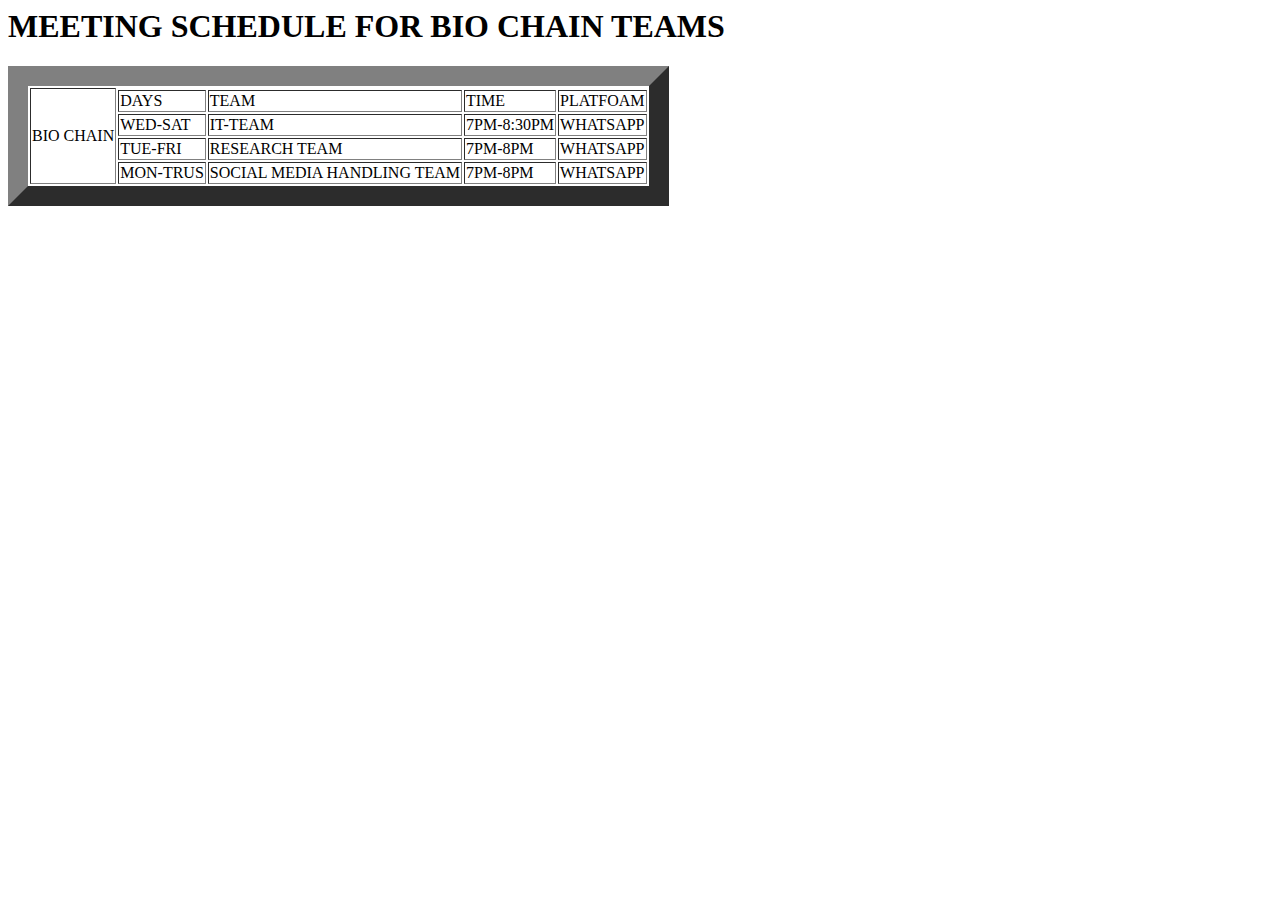
<file: 16-12-2025/ASSIGNMENT 6/index.html>
<html>
<head><tittle><h1>MEETING SCHEDULE FOR BIO CHAIN TEAMS</h1></tittle></head>
<body>
<table border="20px">
<tr>
<td rowspan="5">BIO CHAIN</td>
</tr>
<tr>
<td>DAYS</td> 
<td>TEAM</td>
<td>TIME</td>
<td>PLATFOAM</td>
</tr>
<tr>
<td>WED-SAT</td>
<td>IT-TEAM</td>
<td>7PM-8:30PM</td>
<td>WHATSAPP</td>
</tr>
<tr>
<td>TUE-FRI</td>
<td>RESEARCH TEAM</td>
<td>7PM-8PM</td>
<td>WHATSAPP</td>
</tr>
<tr>
<td>MON-TRUS</td>
<td>SOCIAL MEDIA HANDLING TEAM</td>
<td>7PM-8PM</td>
<td>WHATSAPP</td>
</tr>
</table>
</body>


</html>
</file>
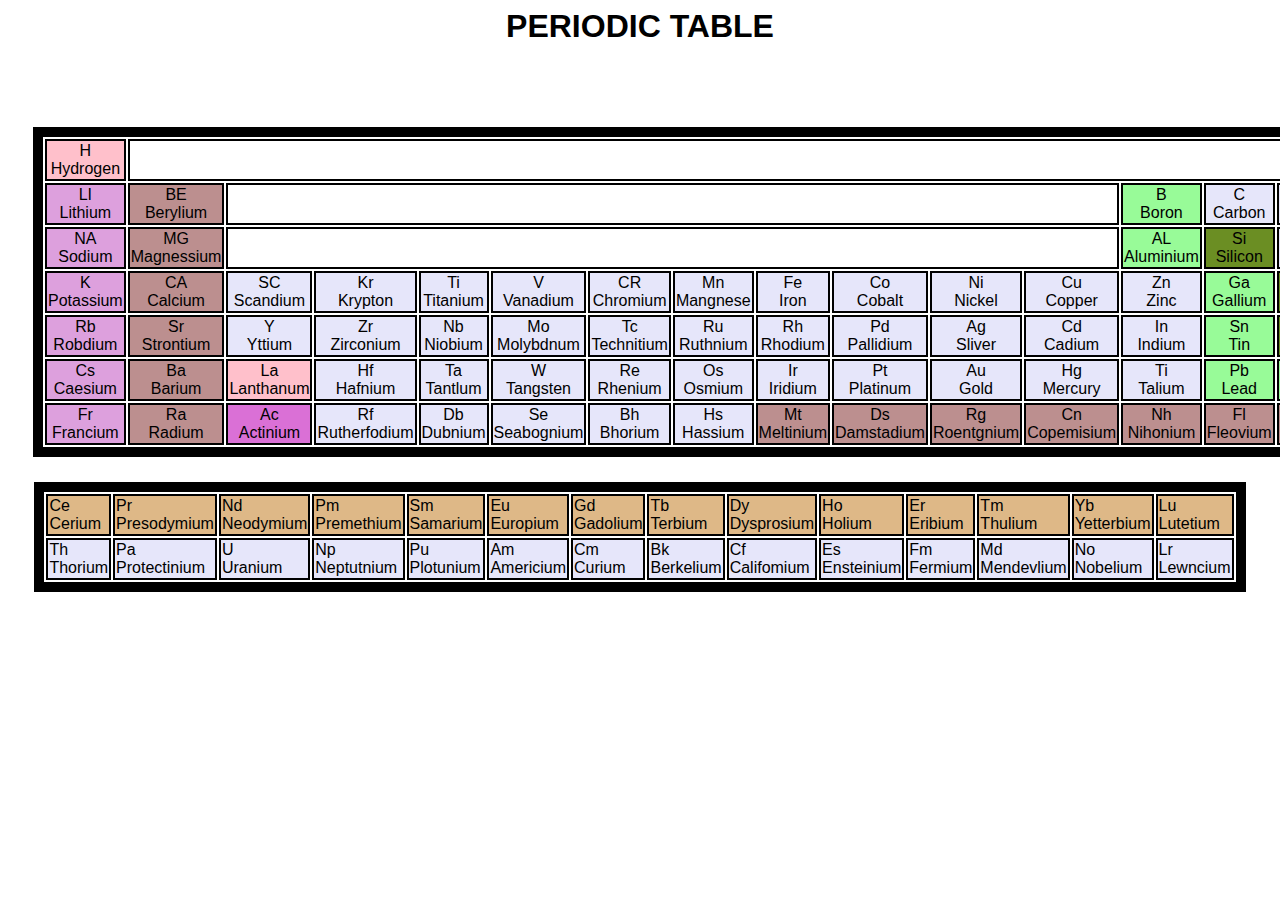
<file: CSS/1-1-2026/index.html>
<html>
<head>
<link rel="stylesheet" href="style.css">
<title>PERIODIC TABLE</title>
</head>
<body>
 <center><h1>PERIODIC TABLE</h1></center>
<center>
<table style="text-align: center;">
<tr>
<td style="background-color:pink;">
H <br />
Hydrogen
</td> <br />  
<td colspan="16">
</td>  
<td style="background-color: skyblue;">
HE <br />
Helium 
</td>  <br />
</tr>
<tr>
<td style="background-color: plum;">
LI <br />
Lithium <br />
</td>  
<td style="background-color:rosybrown;">
BE <br />
Berylium <br />
</td>  
<td colspan="10"></td>  
<td style="background-color:palegreen;">
B <br />
Boron <br />
</td>  
<td style="background-color:lavender;">
C <br />
Carbon <br />
</td>  
<td style="background-color:lavender;">
N <br />
Nitrogen <br />
</td>  
<td style="background-color:lavender;">
O <br />
Oxygen <br />
</td>  
<td style="background-color:lavender;">
F <br />
Fluorine <br />
</td>  
<td style="background-color:rosybrown;">
NE <br />
NEON  <br />
</td>
</tr>
<tr>
<td style="background-color: plum;">
NA <br />
Sodium <br />
</td>  
<td style="background-color: rosybrown;">
MG <br />
Magnessium <br />
</td>  
<td colspan="10"></td>  
<td style="background-color: palegreen;">
AL <br />
Aluminium <br />
</td>  
<td style="background-color: olivedrab;">
Si <br >
Silicon <br />
</td>  
<td style="background-color: lavender;">
P <br />
Phosphorus <br />
</td>  
<td style="background-color: lavender;">
S <br />
Sulphur <br />
</td>  
<td style="background-color: lavender;">
CL <br />
Clourine <br />
</td>  
<td style="background-color: rosybrown;">
AR <br />
Argon <br />
</td>
</tr>
<tr>
<td style="background-color: plum;">
K <br />
Potassium <br />
</td>  
<td style="background-color: rosybrown;">
CA <br />
Calcium <br />
</td>  
<td style="background-color: lavender;">
SC <br />
Scandium <br />
</td>  
<td style="background-color: lavender;">
Kr <br />
Krypton <br />
</td>

</td>  
<td style="background-color: lavender;">
Ti <br />
Titanium <br />
</td>  
<td style="background-color: lavender;">
V <br />
Vanadium <br />
</td>  
<td style="background-color: lavender;">
CR <br />
Chromium <br />
</td>  
<td style="background-color: lavender;">
Mn <br />
Mangnese <br />
</td>  
<td style="background-color: lavender;">
Fe <br />
Iron <br />
</td>  
<td style="background-color: lavender;">
Co <br />
Cobalt <br /> 
</td>  
<td style="background-color: lavender;">
Ni <br /> 
Nickel <br /> 
</td>  
<td style="background-color: lavender;">
Cu <br />
Copper <br />
</td>  
<td style="background-color: lavender;">
Zn <br />
Zinc <br />
</td>  
<td style="background-color: palegreen;">
Ga <br />
Gallium <br />
</td>  
<td style="background-color: olivedrab;">
Ge <br />
Gemenium <br />
</td>  
<td style="background-color: olivedrab;">
As <br />
Arsenic <br />
</td>  
<td style="background-color: skyblue;">
Se <br />
Seleinium <br />
</td>  
<td style="background-color:rosybrown ;">
Br <br />
Bronium <br />
</td>  
</tr>
<tr>
<td style="background-color: plum;">
Rb <br />
Robdium <br />
</td>  
<td style="background-color: rosybrown;">
Sr <br />
Strontium <br />
</td>  
<td style="background-color: lavender;">
Y <br />
Yttium <br />
</td>  
<td style="background-color: lavender;">
Zr <br />
Zirconium <br />
</td>  
<td style="background-color: lavender;">
Nb <br />
Niobium <br />
</td>  
<td style="background-color: lavender;">
Mo <br />
Molybdnum <br />
</td>  
<td style="background-color: lavender;">
Tc <br />
Technitium <br />
</td>  
<td style="background-color: lavender;">
Ru <br />
Ruthnium <br />
</td>  
<td style="background-color: lavender;">
Rh <br /> 
Rhodium <br />
</td>  
<td style="background-color: lavender;">
Pd <br />
Pallidium <br />
</td>  
<td style="background-color: lavender;">
Ag <br />
Sliver <br />
</td>  
<td style="background-color: lavender;">
Cd <br />
Cadium <br />
</td>  
<td style="background-color: lavender;">
In <br />
Indium <br />
</td>  
<td style="background-color: palegreen;">
Sn <br />
Tin <br />
</td>  
<td style="background-color: olivedrab;">
Sb <br />
Antimony <br />
</td>  
<td style="background-color: olivedrab;">
Te <br />
Tellium <br />
</td>  
<td style="background-color: skyblue;"> 
I <br />
Iodine <br /> 
</td>  
<td style="background-color: rosybrown;">
Xe <br />
Xenon <br />
</td>  
</tr>
<tr>
<td style="background-color: plum;">
Cs <br />
Caesium <br />
</td>  
<td style="background-color: rosybrown;">
Ba <br />
Barium <br />
</td>  
<td style="background-color: pink;">
La <br />
Lanthanum <br />
</td>  
<td style="background-color: lavender;">
Hf <br />
Hafnium <br />
</td>  
<td style="background-color: lavender;">
Ta <br />
Tantlum <br />
</td>  
<td style="background-color: lavender;">
W <br />
Tangsten <br />
</td>  
<td style="background-color: lavender;">
Re <br />
Rhenium <br />
</td>  
<td style="background-color: lavender;">
Os <br />
Osmium <br />
</td>  
<td style="background-color: lavender;">
Ir <br />
Iridium <br />
</td>  
<td style="background-color: lavender;">
Pt <br />
Platinum 
</td>  
<td style="background-color: lavender;">
Au <br />
Gold <br />
</td>  
<td style="background-color: lavender;">
Hg <br />
Mercury <br />
</td>  
<td style="background-color: lavender;">
Ti <br />
Talium <br />
</td>  
<td style="background-color: palegreen;">
Pb <br />
Lead <br />
</td>  
<td style="background-color: palegreen;">
Bi <br />
Bismuth <br />
</td>  
<td style="background-color: palegreen;">
Po <br />
Polonium <br />
</td>  
<td style="background-color: palegreen;">
At <br />
Astatine <br />
</td>  
<td style="background-color: rosybrown;">
Rn <br />
Randon <br />
</td>  
</tr>
<tr>
<td style="background-color: plum;">
Fr <br />
Francium <br />
</td>  
<td style="background-color: rosybrown;">
Ra <br />
Radium <br />
</td>  
<td style="background-color: orchid;">
Ac <br />
Actinium <br />
</td>  
<td style="background-color: lavender;">
Rf <br />
Rutherfodium <br />
</td>  
<td style="background-color: lavender;">
Db <br />
Dubnium <br />
</td>  
<td style="background-color: lavender;">
Se <br />
Seabognium <br />
</td>  
<td style="background-color: lavender;">
Bh <br />
Bhorium <br />
</td>  
<td style="background-color: lavender;">
Hs <br />
Hassium <br />
</td>  
<td style="background-color: rosybrown;">
Mt <br />
Meltinium <br />
</td>  
<td style="background-color: rosybrown;">
Ds <br />
Damstadium <br />
</td>  
<td style="background-color: rosybrown;">
Rg <br />
Roentgnium <br />
</td>  
<td style="background-color: rosybrown;">
Cn <br />
Copemisium <br />
</td>  
<td style="background-color: rosybrown;">
Nh <br />
Nihonium <br />
</td>  
<td style="background-color: rosybrown;">
Fl <br />
Fleovium <br />
</td>  
<td style="background-color: rosybrown;">
Mc <br />
Moscovium <br />
</td>  
<td style="background-color: rosybrown;">
Lv <br />
Livemorium <br />
</td>  
<td style="background-color: rosybrown;">
Ts <br />
Tennsine <br />
</td>  
<td style="background-color: rosybrown;">
Og <br />
Oganesson <br />
</td>  
</tr>
</table>
<table>
<tr>
<td style="background-color: burlywood;">
Ce <br />
Cerium <br />
</td>
<td style="background-color: burlywood;">
Pr <br />
Presodymium <br />
</td>
<td style="background-color: burlywood;">
Nd <br />
Neodymium <br />
</td>
<td style="background-color: burlywood;">
Pm <br />
Premethium <br />
</td>
<td style="background-color: burlywood;">
Sm <br />
Samarium <br />
</td>
<td style="background-color: burlywood;">
Eu <br />
Europium <br />
</td>
<td style="background-color: burlywood;">
Gd <br />
Gadolium <br />
</td>
<td style="background-color: burlywood;">
Tb <br />
Terbium
</td>
<td style="background-color: burlywood;">
Dy <br />
Dysprosium <br />
</td>
<td style="background-color: burlywood;">
Ho <br />
Holium <br />
</td>
<td style="background-color: burlywood;">
Er <br />
Eribium <br />
</td>
<td style="background-color: burlywood;">
Tm <br />
Thulium <br />
</td>
<td style="background-color: burlywood;">
Yb <br />
Yetterbium <br />
</td>
<td style="background-color: burlywood;">
Lu <br />
Lutetium <br />
</td>
</tr>
<tr>
<td style="background-color: lavender;">
Th <br />
Thorium <br />
</td>
<td style="background-color: lavender;">
Pa <br />
Protectinium <br />
</td>
<td style="background-color: lavender;">
U <br />
Uranium <br />
</td>
<td style="background-color: lavender;">
Np <br />
Neptutnium <br />
</td>
<td style="background-color: lavender;">
Pu <br />
Plotunium <br />
</td>
<td style="background-color: lavender;">
Am <br />
Americium <br />
</td>
<td style="background-color: lavender;">
Cm <br />
Curium <br />
</td>
<td style="background-color: lavender;">
Bk <br />
Berkelium <br />
</td>
<td style="background-color: lavender;">
Cf <br />
Califomium <br />
</td>
<td style="background-color: lavender;">
Es <br /> 
Ensteinium <br />
</td>
<td style="background-color: lavender;">
Fm <br />
Fermium <br />
</td >
<td style="background-color: lavender;">
Md <br />
Mendevlium <br />
</td>
<td style="background-color: lavender;">
No <br />
Nobelium <br />
</td>
<td style="background-color: lavender;">
Lr <br />
Lewncium <br /> 
</td>
</tr>
</table>
</center>
</body>
</html>
</file>
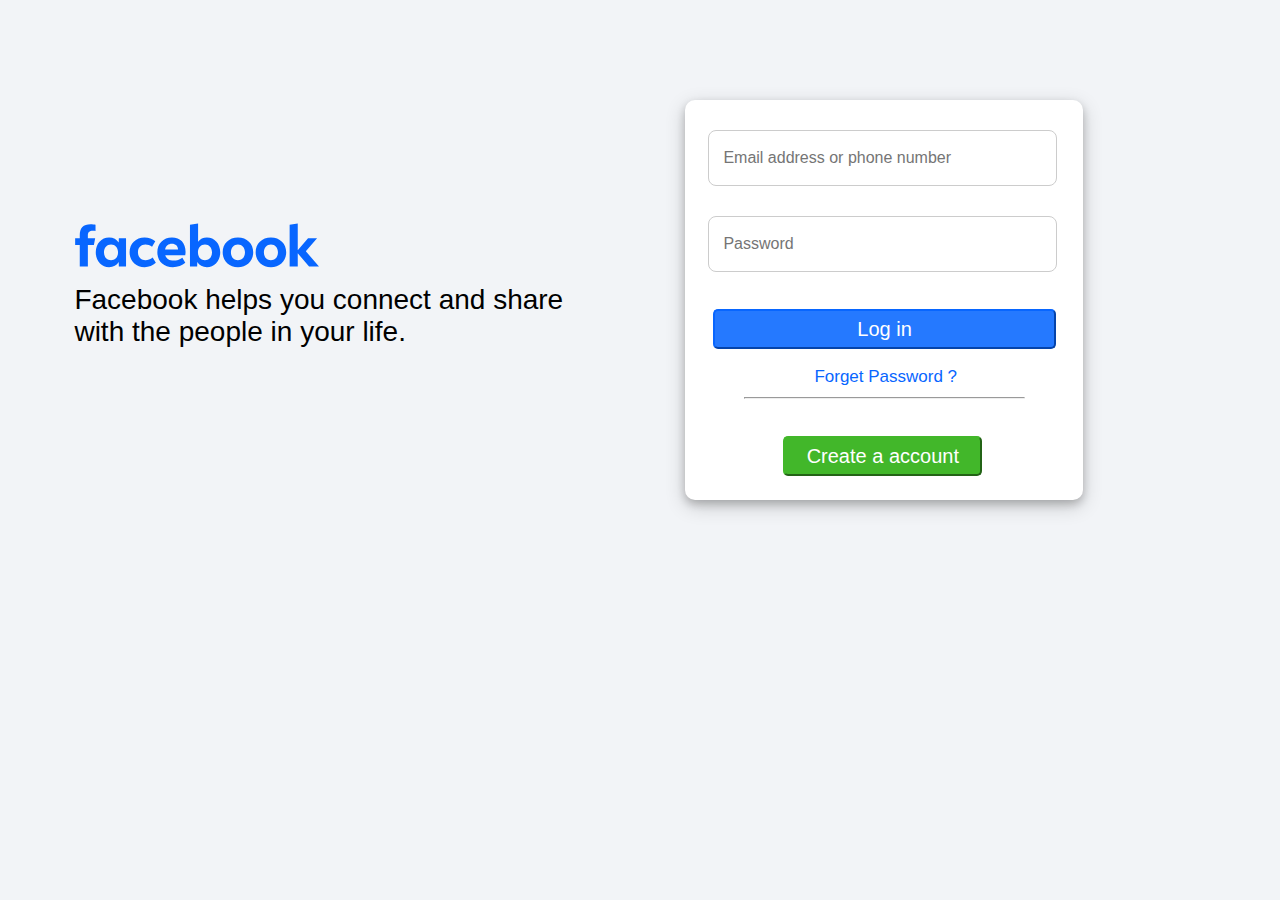
<file: CSS/Facebook UI/index.html>
<!DOCTYPE html>
<html lang="en">

<head>
    <meta charset="UTF-8">
    <meta name="viewport" content="width=device-width, initial-scale=1.0">
    <link rel="stylesheet" href="style.css">
    <title>Facebook Login or Sign in</title>
</head>

<body>
    <div class="container">
        <div class="rightbox">
            <div class="logo">
                <img src="logo.svg" style="width: 300px;" height="350px" alt="">
            </div>
            <div class="logotext">
                Facebook helps you connect and share<br /> with the people in your life.
            </div>
        </div>
        <div class="leftbox">
            <div class="emalbox">
                <input type="email" placeholder="Email address or phone number">
            </div>
            <div class="password">
                <input type="password" placeholder="Password">
            </div>
            <div class="loginbutton">
                <button>Log in</button>
            </div>
            <div class="forgetext">
                <p>Forget Password ? </p>

            </div>
            <div class="hr">
                <center>
                    <hr width="70%">
                </center>

            </div>
            <div class="createbutton">
                <button style="background-color: #42b72a; width: 50%; border-color: #42b72a; margin-left: 24.6%;">Create a account</button>
            </div>
        </div>
    </div>
</body>

</html>
</file>
<file: CSS/1-1-2026/style.css>
body {
    background-color: black
    color: black;
    font-family:arial

}

h1 {
    color:black; 
  }
table {
  border: 30px;
}
table{
    border: 10px solid black;
    border-collapse: collapse
    padding:70px;  
    margin:25px;
    
  }

td {
  border:2px solid black;
  background-color: white;
  width:1px;
}
</file>
<file: CSS/Facebook UI/style.css>
*{
    padding: 0px;
    margin: 0px;
    font-family: Helvetica, sans-serif;
}
body{
    background-color: #f2f4f7;
}
.container{
  justify-content: center;
  justify-items: center;
  display: flex;
}

.logo{
  margin-top: 70px;
  margin-left: -30.7%;
}
.logotext{
    margin-left: -25%;
  margin-top: -140px;
  font-size: 28px;
}
.leftbox{
  width: 398px;
  height: 400px;
    box-shadow: 0 4px 8px 0 rgba(0, 0, 0, 0.2), 0 6px 20px 0 rgba(0, 0, 0, 0.19);
    /* margin-left: 60%; */
  background-color: white;
  border-radius: 10px;
  align-items: center;
  margin-top: 100px;

}
input{
  width: 80%;
  height: 30px;
  padding: 12px 14px;
  font-size: 16px;
  border: 1px solid #ccc;
  border-radius: 8px;
  outline: none;
  transition: 0.3s;
  margin-top: 30px;
  margin-left:23px

}
input:hover{
  border-color: #0866ff;
}
button{
  width: 86%;
  height: 40px;
  margin-top: 37px;
  margin-left: 28px;
  cursor: pointer;
   color: white;
  background-color: #0867ffe1;
  font-size: 20px;
  border-color: #0866ff;
  border-radius: 5px;
}
.forgetext{
 font-size: 17px;
 margin-left:129px ;
 margin-top: 18px;
 color: #0866ff;
}
hr{
  margin-top: 10px;
}
</file>
